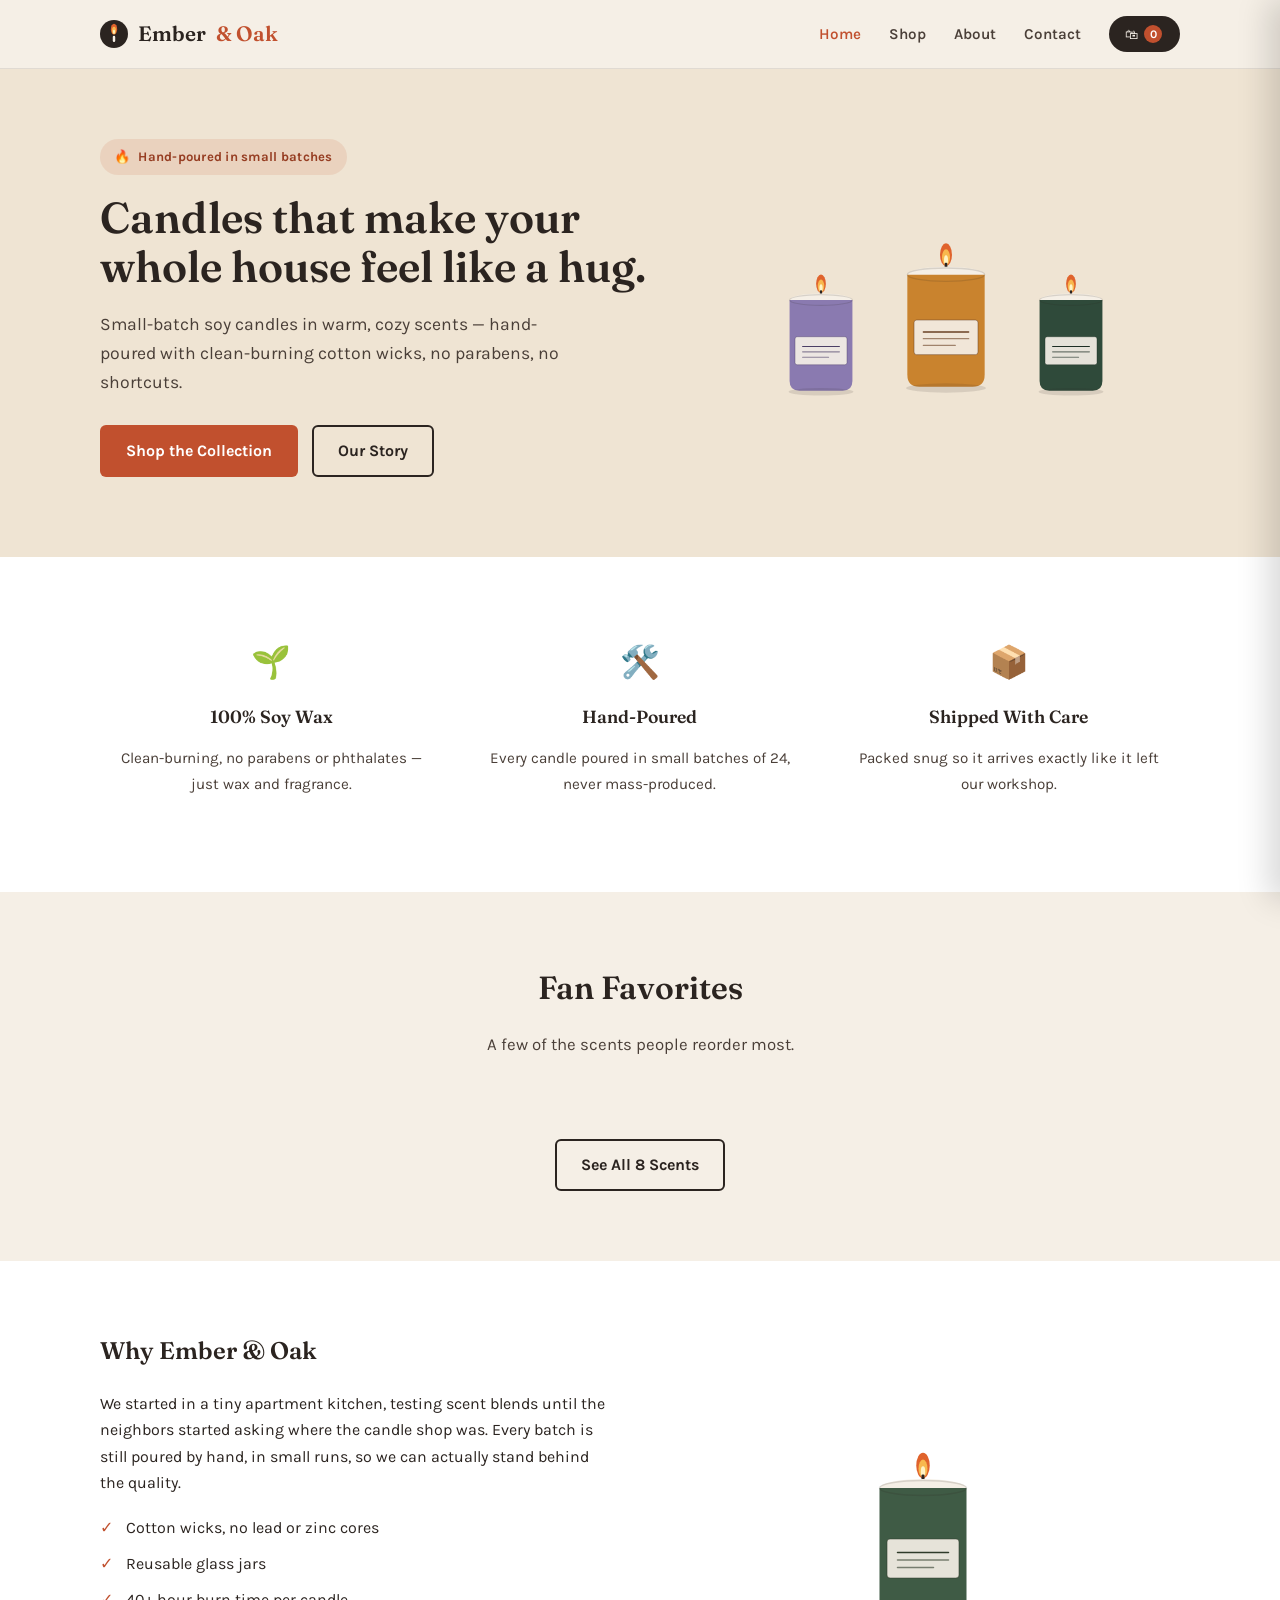
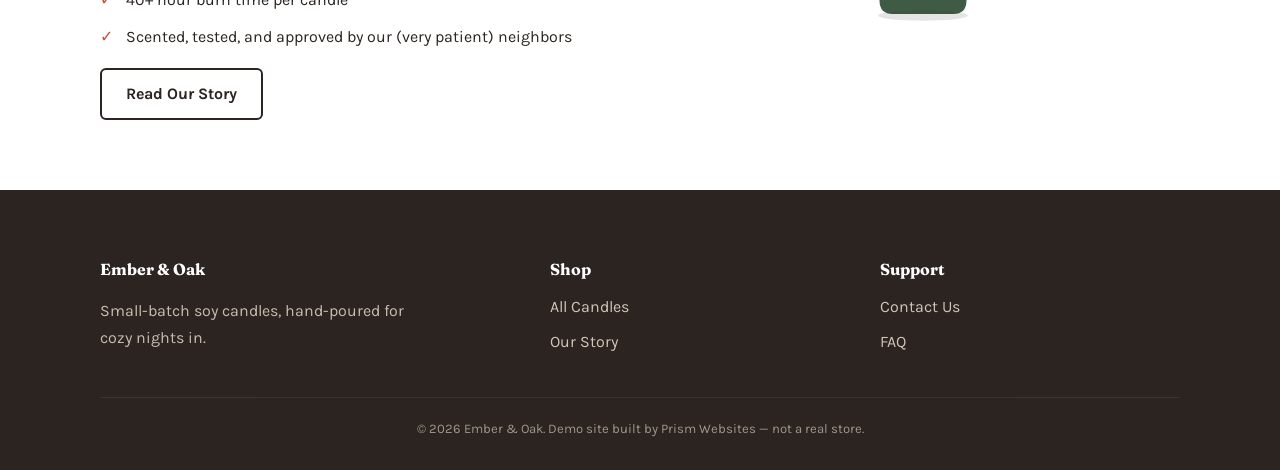
<file: index.html>
<!DOCTYPE html>
<html lang="en">
<head>
  <meta charset="UTF-8" />
  <meta name="viewport" content="width=device-width, initial-scale=1.0" />
  <title>Ember &amp; Oak | Small-Batch Soy Candles</title>
  <meta name="description" content="Hand-poured, small-batch soy candles in warm, cozy scents. Clean-burning cotton wicks, no parabens, shipped from our workshop to your home." />
  <link rel="preconnect" href="https://fonts.googleapis.com" />
  <link rel="preconnect" href="https://fonts.gstatic.com" crossorigin />
  <link href="https://fonts.googleapis.com/css2?family=Fraunces:wght@500;600;700&family=Karla:wght@400;500;700&display=swap" rel="stylesheet" />
  <link rel="stylesheet" href="css/style.css" />
  <link rel="icon" type="image/svg+xml" href="images/logo-mark.svg" />
</head>
<body>
  <header>
    <div class="nav-wrap">
      <a href="index.html" class="logo"><img src="images/logo-mark.svg" alt="" class="logo-icon" width="28" height="28" />Ember <span>&amp; Oak</span></a>
      <button class="nav-toggle" aria-label="Toggle menu">&#9776;</button>
      <nav>
        <ul>
          <li><a href="index.html" class="active">Home</a></li>
          <li><a href="shop.html">Shop</a></li>
          <li><a href="about.html">About</a></li>
          <li><a href="contact.html">Contact</a></li>
          <li><button class="cart-btn" aria-label="Open cart">&#128717; <span class="cart-count">0</span></button></li>
        </ul>
      </nav>
    </div>
  </header>

  <section class="hero">
    <div class="container">
      <div>
        <div class="eyebrow"><span>&#128293;</span> Hand-poured in small batches</div>
        <h1>Candles that make your whole house feel like a hug.</h1>
        <p>Small-batch soy candles in warm, cozy scents &mdash; hand-poured with clean-burning cotton wicks, no parabens, no shortcuts.</p>
        <div class="hero-ctas">
          <a href="shop.html" class="btn">Shop the Collection</a>
          <a href="about.html" class="btn btn-outline">Our Story</a>
        </div>
      </div>
      <div class="hero-candles">
        <img src="images/candle-lavender-hearth.svg" alt="Lavender Hearth candle" />
        <img src="images/candle-amber-oakwood.svg" alt="Amber & Oakwood candle" />
        <img src="images/candle-winter-balsam.svg" alt="Winter Balsam candle" />
      </div>
    </div>
  </section>

  <section class="section-alt">
    <div class="container">
      <div class="grid-3">
        <div class="value-card">
          <div class="value-icon">&#127793;</div>
          <h3>100% Soy Wax</h3>
          <p>Clean-burning, no parabens or phthalates &mdash; just wax and fragrance.</p>
        </div>
        <div class="value-card">
          <div class="value-icon">&#128736;&#65039;</div>
          <h3>Hand-Poured</h3>
          <p>Every candle poured in small batches of 24, never mass-produced.</p>
        </div>
        <div class="value-card">
          <div class="value-icon">&#128230;</div>
          <h3>Shipped With Care</h3>
          <p>Packed snug so it arrives exactly like it left our workshop.</p>
        </div>
      </div>
    </div>
  </section>

  <section id="featured">
    <div class="container">
      <div class="section-header">
        <h2>Fan Favorites</h2>
        <p>A few of the scents people reorder most.</p>
      </div>
      <div class="product-grid" id="featured-products"></div>
      <div style="text-align:center; margin-top: 36px;">
        <a href="shop.html" class="btn btn-outline">See All 8 Scents</a>
      </div>
    </div>
  </section>

  <section class="section-alt">
    <div class="container">
      <div class="about-grid">
        <div>
          <h2>Why Ember &amp; Oak</h2>
          <p>We started in a tiny apartment kitchen, testing scent blends until the neighbors started asking where the candle shop was. Every batch is still poured by hand, in small runs, so we can actually stand behind the quality.</p>
          <ul class="check-list">
            <li>Cotton wicks, no lead or zinc cores</li>
            <li>Reusable glass jars</li>
            <li>40+ hour burn time per candle</li>
            <li>Scented, tested, and approved by our (very patient) neighbors</li>
          </ul>
          <a href="about.html" class="btn btn-outline">Read Our Story</a>
        </div>
        <div class="hero-candles" style="justify-content: center;">
          <img src="images/candle-fireside-cedar.svg" alt="Fireside Cedar candle" style="width: 180px;" />
        </div>
      </div>
    </div>
  </section>

  <div class="cart-overlay" id="cart-overlay"></div>
  <aside class="cart-drawer" id="cart-drawer">
    <div class="cart-header">
      <h2>Your Cart</h2>
      <button class="cart-close" id="cart-close" aria-label="Close cart">&times;</button>
    </div>
    <div class="cart-items" id="cart-items"></div>
    <div class="cart-footer" id="cart-footer" style="display:none;">
      <div class="cart-subtotal"><span>Subtotal</span><span id="cart-subtotal-amount">$0.00</span></div>
      <button class="btn btn-full" id="checkout-btn">Checkout</button>
      <p class="cart-note">Shipping and taxes calculated at checkout.</p>
    </div>
  </aside>

  <div class="modal-overlay" id="checkout-modal">
    <div class="modal">
      <div class="modal-body">
        <div class="modal-icon">&#128179;</div>
        <h2>Demo Checkout</h2>
        <p id="checkout-summary"></p>
        <div class="modal-demo-note">This is a demo store &mdash; no real payment will be processed. On a live Ember &amp; Oak site, this step connects to Stripe Payment Links or Snipcart for real, secure checkout.</div>
        <div class="modal-actions">
          <button class="btn-outline" id="checkout-close">Cancel</button>
          <button class="btn" id="place-order-btn">Place Demo Order</button>
        </div>
      </div>
    </div>
  </div>

  <footer>
    <div class="container">
      <div class="footer-grid">
        <div>
          <h4>Ember &amp; Oak</h4>
          <p style="opacity:0.8; max-width: 32ch;">Small-batch soy candles, hand-poured for cozy nights in.</p>
        </div>
        <div>
          <h4>Shop</h4>
          <ul>
            <li><a href="shop.html">All Candles</a></li>
            <li><a href="about.html">Our Story</a></li>
          </ul>
        </div>
        <div>
          <h4>Support</h4>
          <ul>
            <li><a href="contact.html">Contact Us</a></li>
            <li><a href="contact.html#faq">FAQ</a></li>
          </ul>
        </div>
      </div>
      <div class="fine-print">&copy; 2026 Ember &amp; Oak. Demo site built by Prism Websites &mdash; not a real store.</div>
    </div>
  </footer>

  <script src="js/script.js"></script>
  <script>
    emberOakReady.then(function () {
      renderProductGrid("featured-products", ["1", "3", "6", "8"]);
    });
  </script>
</body>
</html>
</file>
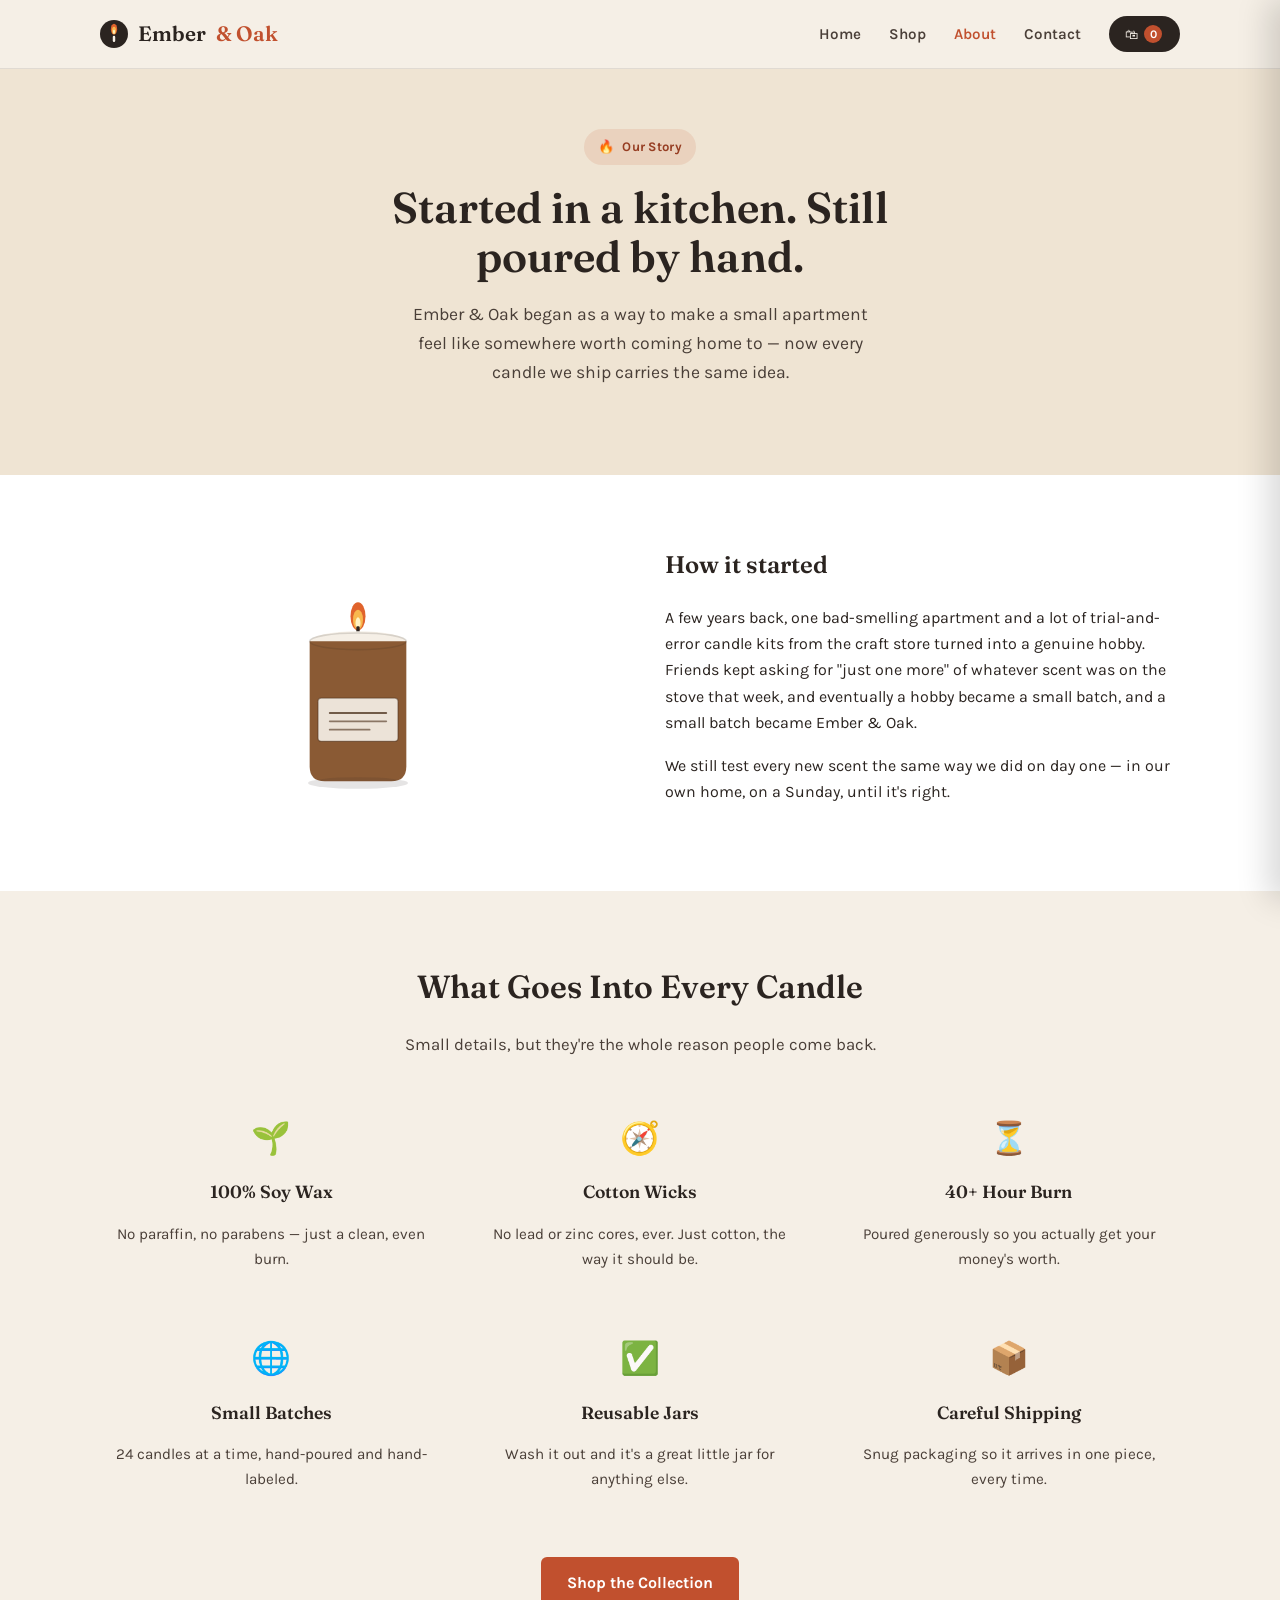
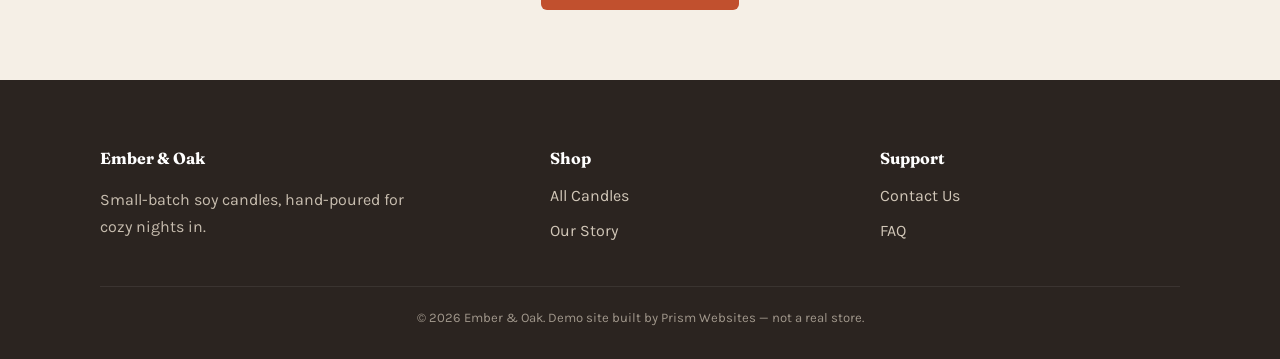
<file: about.html>
<!DOCTYPE html>
<html lang="en">
<head>
  <meta charset="UTF-8" />
  <meta name="viewport" content="width=device-width, initial-scale=1.0" />
  <title>Our Story | Ember &amp; Oak</title>
  <meta name="description" content="How Ember & Oak started, and what goes into every hand-poured soy candle." />
  <link rel="preconnect" href="https://fonts.googleapis.com" />
  <link rel="preconnect" href="https://fonts.gstatic.com" crossorigin />
  <link href="https://fonts.googleapis.com/css2?family=Fraunces:wght@500;600;700&family=Karla:wght@400;500;700&display=swap" rel="stylesheet" />
  <link rel="stylesheet" href="css/style.css" />
  <link rel="icon" type="image/svg+xml" href="images/logo-mark.svg" />
</head>
<body>
  <header>
    <div class="nav-wrap">
      <a href="index.html" class="logo"><img src="images/logo-mark.svg" alt="" class="logo-icon" width="28" height="28" />Ember <span>&amp; Oak</span></a>
      <button class="nav-toggle" aria-label="Toggle menu">&#9776;</button>
      <nav>
        <ul>
          <li><a href="index.html">Home</a></li>
          <li><a href="shop.html">Shop</a></li>
          <li><a href="about.html" class="active">About</a></li>
          <li><a href="contact.html">Contact</a></li>
          <li><button class="cart-btn" aria-label="Open cart">&#128717; <span class="cart-count">0</span></button></li>
        </ul>
      </nav>
    </div>
  </header>

  <section class="hero" style="padding: 60px 0;">
    <div class="container" style="grid-template-columns: 1fr;">
      <div style="max-width: 640px; margin: 0 auto; text-align: center;">
        <div class="eyebrow" style="margin-left:auto; margin-right:auto;"><span>&#128293;</span> Our Story</div>
        <h1>Started in a kitchen. Still poured by hand.</h1>
        <p style="margin-left:auto; margin-right:auto;">Ember &amp; Oak began as a way to make a small apartment feel like somewhere worth coming home to &mdash; now every candle we ship carries the same idea.</p>
      </div>
    </div>
  </section>

  <section class="section-alt">
    <div class="container">
      <div class="about-grid">
        <div class="hero-candles" style="justify-content: center;">
          <img src="images/candle-vanilla-bourbon.svg" alt="Vanilla Bourbon candle" style="width: 200px;" />
        </div>
        <div>
          <h2>How it started</h2>
          <p>A few years back, one bad-smelling apartment and a lot of trial-and-error candle kits from the craft store turned into a genuine hobby. Friends kept asking for "just one more" of whatever scent was on the stove that week, and eventually a hobby became a small batch, and a small batch became Ember &amp; Oak.</p>
          <p>We still test every new scent the same way we did on day one &mdash; in our own home, on a Sunday, until it's right.</p>
        </div>
      </div>
    </div>
  </section>

  <section>
    <div class="container">
      <div class="section-header">
        <h2>What Goes Into Every Candle</h2>
        <p>Small details, but they're the whole reason people come back.</p>
      </div>
      <div class="grid-3">
        <div class="value-card">
          <div class="value-icon">&#127793;</div>
          <h3>100% Soy Wax</h3>
          <p>No paraffin, no parabens &mdash; just a clean, even burn.</p>
        </div>
        <div class="value-card">
          <div class="value-icon">&#129517;</div>
          <h3>Cotton Wicks</h3>
          <p>No lead or zinc cores, ever. Just cotton, the way it should be.</p>
        </div>
        <div class="value-card">
          <div class="value-icon">&#9203;</div>
          <h3>40+ Hour Burn</h3>
          <p>Poured generously so you actually get your money's worth.</p>
        </div>
        <div class="value-card">
          <div class="value-icon">&#127760;</div>
          <h3>Small Batches</h3>
          <p>24 candles at a time, hand-poured and hand-labeled.</p>
        </div>
        <div class="value-card">
          <div class="value-icon">&#9989;</div>
          <h3>Reusable Jars</h3>
          <p>Wash it out and it's a great little jar for anything else.</p>
        </div>
        <div class="value-card">
          <div class="value-icon">&#128230;</div>
          <h3>Careful Shipping</h3>
          <p>Snug packaging so it arrives in one piece, every time.</p>
        </div>
      </div>
      <div style="text-align:center; margin-top: 40px;">
        <a href="shop.html" class="btn">Shop the Collection</a>
      </div>
    </div>
  </section>

  <div class="cart-overlay" id="cart-overlay"></div>
  <aside class="cart-drawer" id="cart-drawer">
    <div class="cart-header">
      <h2>Your Cart</h2>
      <button class="cart-close" id="cart-close" aria-label="Close cart">&times;</button>
    </div>
    <div class="cart-items" id="cart-items"></div>
    <div class="cart-footer" id="cart-footer" style="display:none;">
      <div class="cart-subtotal"><span>Subtotal</span><span id="cart-subtotal-amount">$0.00</span></div>
      <button class="btn btn-full" id="checkout-btn">Checkout</button>
      <p class="cart-note">Shipping and taxes calculated at checkout.</p>
    </div>
  </aside>

  <div class="modal-overlay" id="checkout-modal">
    <div class="modal">
      <div class="modal-body">
        <div class="modal-icon">&#128179;</div>
        <h2>Demo Checkout</h2>
        <p id="checkout-summary"></p>
        <div class="modal-demo-note">This is a demo store &mdash; no real payment will be processed. On a live Ember &amp; Oak site, this step connects to Stripe Payment Links or Snipcart for real, secure checkout.</div>
        <div class="modal-actions">
          <button class="btn-outline" id="checkout-close">Cancel</button>
          <button class="btn" id="place-order-btn">Place Demo Order</button>
        </div>
      </div>
    </div>
  </div>

  <footer>
    <div class="container">
      <div class="footer-grid">
        <div>
          <h4>Ember &amp; Oak</h4>
          <p style="opacity:0.8; max-width: 32ch;">Small-batch soy candles, hand-poured for cozy nights in.</p>
        </div>
        <div>
          <h4>Shop</h4>
          <ul>
            <li><a href="shop.html">All Candles</a></li>
            <li><a href="about.html">Our Story</a></li>
          </ul>
        </div>
        <div>
          <h4>Support</h4>
          <ul>
            <li><a href="contact.html">Contact Us</a></li>
            <li><a href="contact.html#faq">FAQ</a></li>
          </ul>
        </div>
      </div>
      <div class="fine-print">&copy; 2026 Ember &amp; Oak. Demo site built by Prism Websites &mdash; not a real store.</div>
    </div>
  </footer>

  <script src="js/script.js"></script>
</body>
</html>
</file>
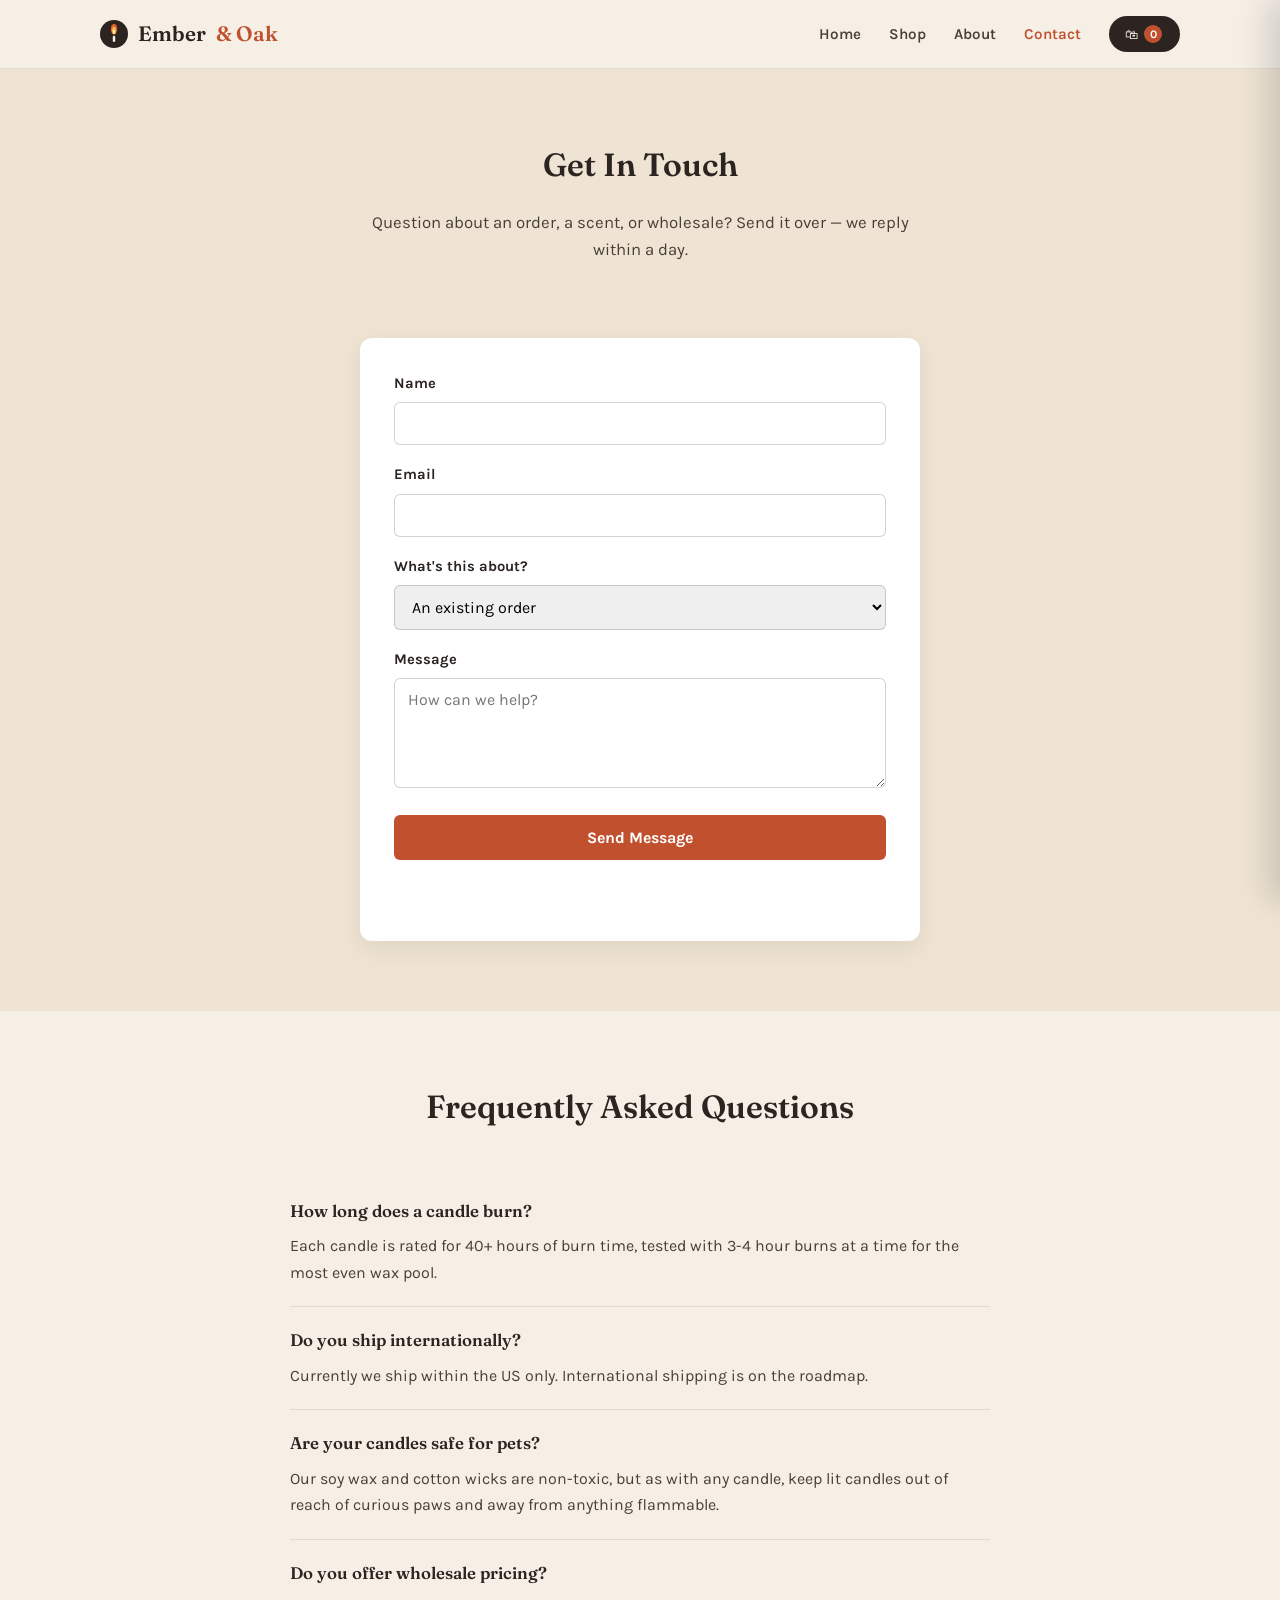
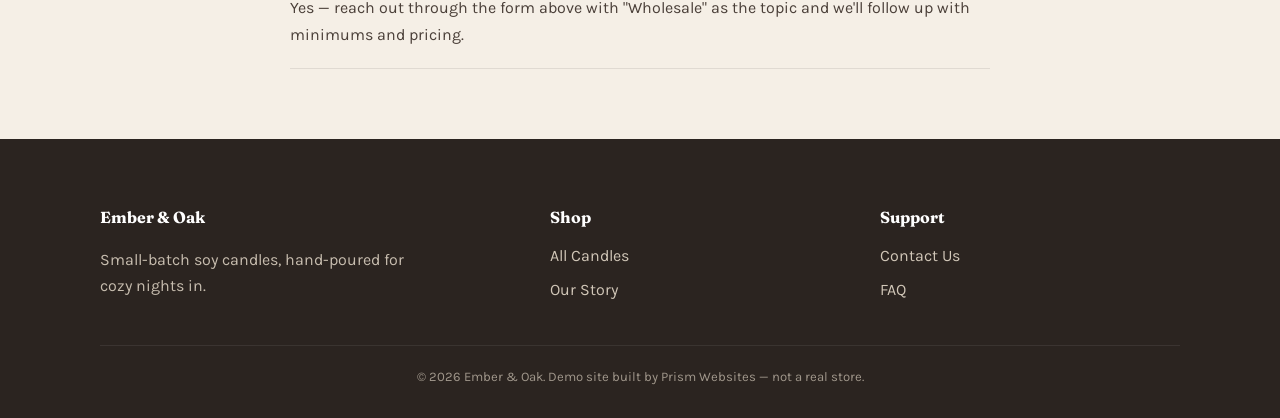
<file: contact.html>
<!DOCTYPE html>
<html lang="en">
<head>
  <meta charset="UTF-8" />
  <meta name="viewport" content="width=device-width, initial-scale=1.0" />
  <title>Contact &amp; FAQ | Ember &amp; Oak</title>
  <meta name="description" content="Questions about an order, a scent, or wholesale? Get in touch with Ember & Oak." />
  <link rel="preconnect" href="https://fonts.googleapis.com" />
  <link rel="preconnect" href="https://fonts.gstatic.com" crossorigin />
  <link href="https://fonts.googleapis.com/css2?family=Fraunces:wght@500;600;700&family=Karla:wght@400;500;700&display=swap" rel="stylesheet" />
  <link rel="stylesheet" href="css/style.css" />
  <link rel="icon" type="image/svg+xml" href="images/logo-mark.svg" />
</head>
<body>
  <header>
    <div class="nav-wrap">
      <a href="index.html" class="logo"><img src="images/logo-mark.svg" alt="" class="logo-icon" width="28" height="28" />Ember <span>&amp; Oak</span></a>
      <button class="nav-toggle" aria-label="Toggle menu">&#9776;</button>
      <nav>
        <ul>
          <li><a href="index.html">Home</a></li>
          <li><a href="shop.html">Shop</a></li>
          <li><a href="about.html">About</a></li>
          <li><a href="contact.html" class="active">Contact</a></li>
          <li><button class="cart-btn" aria-label="Open cart">&#128717; <span class="cart-count">0</span></button></li>
        </ul>
      </nav>
    </div>
  </header>

  <section class="contact-section">
    <div class="container">
      <div class="section-header">
        <h2>Get In Touch</h2>
        <p>Question about an order, a scent, or wholesale? Send it over &mdash; we reply within a day.</p>
      </div>
      <div id="site-contact-info" style="max-width: 500px; margin: 0 auto 30px; display: grid; gap: 6px;"></div>
      <form id="contact-form">
        <input type="hidden" name="access_key" value="7f16db15-8bfd-4a94-8054-81336cffce7f" />
        <input type="hidden" name="subject" value="New inquiry - Ember & Oak" />
        <input type="hidden" name="from_name" value="Ember & Oak site" />
        <input type="checkbox" name="botcheck" style="display:none" tabindex="-1" autocomplete="off" />
        <div>
          <label for="name">Name</label>
          <input type="text" id="name" name="name" required />
        </div>
        <div>
          <label for="email">Email</label>
          <input type="email" id="email" name="email" required />
        </div>
        <div>
          <label for="topic">What's this about?</label>
          <select id="topic" name="topic">
            <option>An existing order</option>
            <option>A question about a scent</option>
            <option>Wholesale / bulk order</option>
            <option>Something else</option>
          </select>
        </div>
        <div>
          <label for="message">Message</label>
          <textarea id="message" name="message" placeholder="How can we help?" required></textarea>
        </div>
        <button type="submit" class="btn btn-full">Send Message</button>
        <p class="form-status"></p>
      </form>
    </div>
  </section>

  <section id="faq">
    <div class="container">
      <div class="section-header">
        <h2>Frequently Asked Questions</h2>
      </div>
      <div style="max-width: 700px; margin: 0 auto;">
        <div class="faq-item">
          <h3>How long does a candle burn?</h3>
          <p>Each candle is rated for 40+ hours of burn time, tested with 3-4 hour burns at a time for the most even wax pool.</p>
        </div>
        <div class="faq-item">
          <h3>Do you ship internationally?</h3>
          <p>Currently we ship within the US only. International shipping is on the roadmap.</p>
        </div>
        <div class="faq-item">
          <h3>Are your candles safe for pets?</h3>
          <p>Our soy wax and cotton wicks are non-toxic, but as with any candle, keep lit candles out of reach of curious paws and away from anything flammable.</p>
        </div>
        <div class="faq-item">
          <h3>Do you offer wholesale pricing?</h3>
          <p>Yes &mdash; reach out through the form above with "Wholesale" as the topic and we'll follow up with minimums and pricing.</p>
        </div>
      </div>
    </div>
  </section>

  <div class="cart-overlay" id="cart-overlay"></div>
  <aside class="cart-drawer" id="cart-drawer">
    <div class="cart-header">
      <h2>Your Cart</h2>
      <button class="cart-close" id="cart-close" aria-label="Close cart">&times;</button>
    </div>
    <div class="cart-items" id="cart-items"></div>
    <div class="cart-footer" id="cart-footer" style="display:none;">
      <div class="cart-subtotal"><span>Subtotal</span><span id="cart-subtotal-amount">$0.00</span></div>
      <button class="btn btn-full" id="checkout-btn">Checkout</button>
      <p class="cart-note">Shipping and taxes calculated at checkout.</p>
    </div>
  </aside>

  <div class="modal-overlay" id="checkout-modal">
    <div class="modal">
      <div class="modal-body">
        <div class="modal-icon">&#128179;</div>
        <h2>Demo Checkout</h2>
        <p id="checkout-summary"></p>
        <div class="modal-demo-note">This is a demo store &mdash; no real payment will be processed. On a live Ember &amp; Oak site, this step connects to Stripe Payment Links or Snipcart for real, secure checkout.</div>
        <div class="modal-actions">
          <button class="btn-outline" id="checkout-close">Cancel</button>
          <button class="btn" id="place-order-btn">Place Demo Order</button>
        </div>
      </div>
    </div>
  </div>

  <footer>
    <div class="container">
      <div class="footer-grid">
        <div>
          <h4>Ember &amp; Oak</h4>
          <p style="opacity:0.8; max-width: 32ch;">Small-batch soy candles, hand-poured for cozy nights in.</p>
        </div>
        <div>
          <h4>Shop</h4>
          <ul>
            <li><a href="shop.html">All Candles</a></li>
            <li><a href="about.html">Our Story</a></li>
          </ul>
        </div>
        <div>
          <h4>Support</h4>
          <ul>
            <li><a href="contact.html">Contact Us</a></li>
            <li><a href="contact.html#faq">FAQ</a></li>
          </ul>
        </div>
      </div>
      <div class="fine-print">&copy; 2026 Ember &amp; Oak. Demo site built by Prism Websites &mdash; not a real store.</div>
    </div>
  </footer>

  <script src="js/script.js"></script>
</body>
</html>
</file>
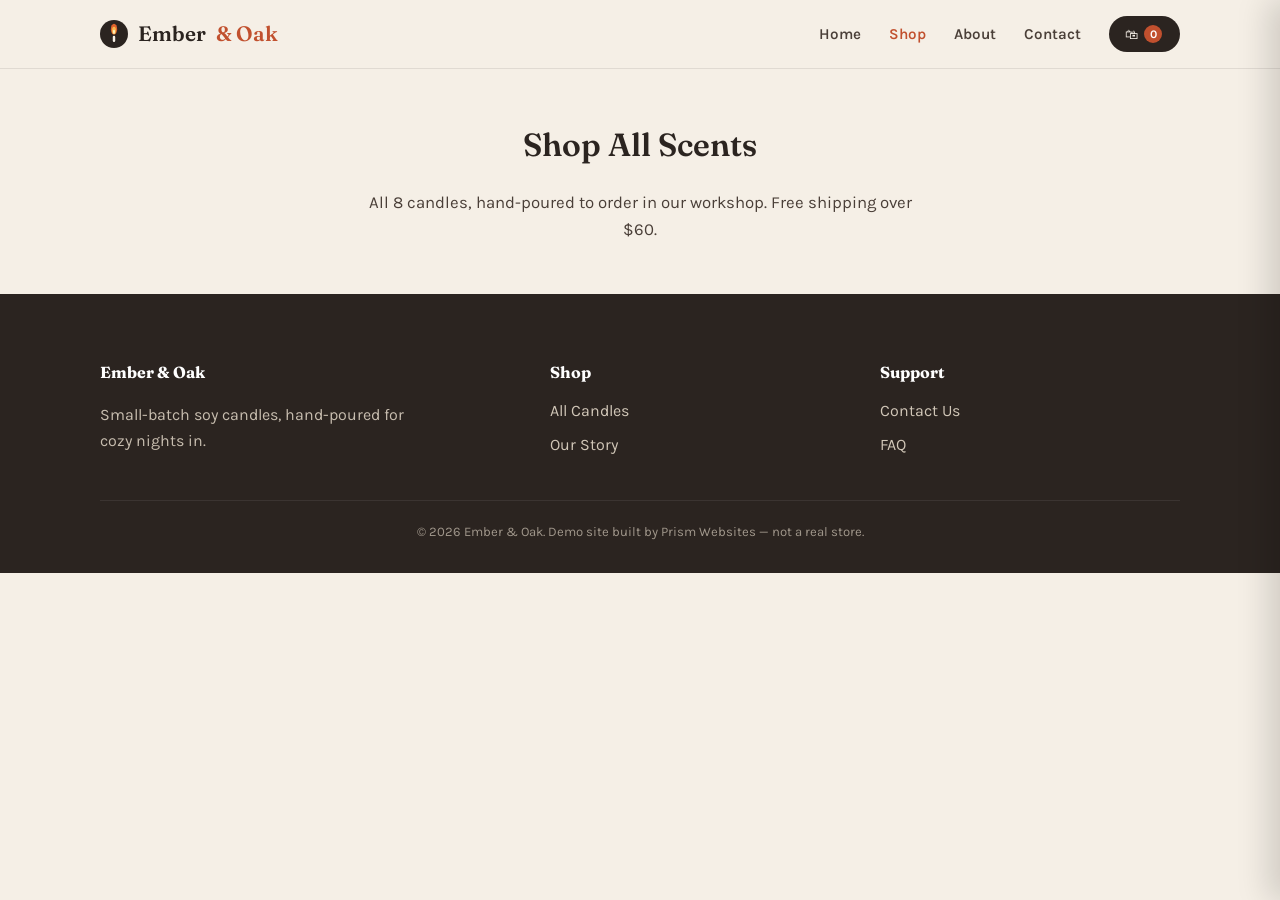
<file: shop.html>
<!DOCTYPE html>
<html lang="en">
<head>
  <meta charset="UTF-8" />
  <meta name="viewport" content="width=device-width, initial-scale=1.0" />
  <title>Shop All Candles | Ember &amp; Oak</title>
  <meta name="description" content="Browse all 8 Ember & Oak soy candle scents, hand-poured in small batches." />
  <link rel="preconnect" href="https://fonts.googleapis.com" />
  <link rel="preconnect" href="https://fonts.gstatic.com" crossorigin />
  <link href="https://fonts.googleapis.com/css2?family=Fraunces:wght@500;600;700&family=Karla:wght@400;500;700&display=swap" rel="stylesheet" />
  <link rel="stylesheet" href="css/style.css" />
  <link rel="icon" type="image/svg+xml" href="images/logo-mark.svg" />
</head>
<body>
  <header>
    <div class="nav-wrap">
      <a href="index.html" class="logo"><img src="images/logo-mark.svg" alt="" class="logo-icon" width="28" height="28" />Ember <span>&amp; Oak</span></a>
      <button class="nav-toggle" aria-label="Toggle menu">&#9776;</button>
      <nav>
        <ul>
          <li><a href="index.html">Home</a></li>
          <li><a href="shop.html" class="active">Shop</a></li>
          <li><a href="about.html">About</a></li>
          <li><a href="contact.html">Contact</a></li>
          <li><button class="cart-btn" aria-label="Open cart">&#128717; <span class="cart-count">0</span></button></li>
        </ul>
      </nav>
    </div>
  </header>

  <section style="padding: 50px 0 20px;">
    <div class="container">
      <div class="section-header" style="margin-bottom: 30px;">
        <h2>Shop All Scents</h2>
        <p>All 8 candles, hand-poured to order in our workshop. Free shipping over $60.</p>
      </div>
      <div class="product-grid" id="all-products"></div>
    </div>
  </section>

  <div class="cart-overlay" id="cart-overlay"></div>
  <aside class="cart-drawer" id="cart-drawer">
    <div class="cart-header">
      <h2>Your Cart</h2>
      <button class="cart-close" id="cart-close" aria-label="Close cart">&times;</button>
    </div>
    <div class="cart-items" id="cart-items"></div>
    <div class="cart-footer" id="cart-footer" style="display:none;">
      <div class="cart-subtotal"><span>Subtotal</span><span id="cart-subtotal-amount">$0.00</span></div>
      <button class="btn btn-full" id="checkout-btn">Checkout</button>
      <p class="cart-note">Shipping and taxes calculated at checkout.</p>
    </div>
  </aside>

  <div class="modal-overlay" id="checkout-modal">
    <div class="modal">
      <div class="modal-body">
        <div class="modal-icon">&#128179;</div>
        <h2>Demo Checkout</h2>
        <p id="checkout-summary"></p>
        <div class="modal-demo-note">This is a demo store &mdash; no real payment will be processed. On a live Ember &amp; Oak site, this step connects to Stripe Payment Links or Snipcart for real, secure checkout.</div>
        <div class="modal-actions">
          <button class="btn-outline" id="checkout-close">Cancel</button>
          <button class="btn" id="place-order-btn">Place Demo Order</button>
        </div>
      </div>
    </div>
  </div>

  <footer>
    <div class="container">
      <div class="footer-grid">
        <div>
          <h4>Ember &amp; Oak</h4>
          <p style="opacity:0.8; max-width: 32ch;">Small-batch soy candles, hand-poured for cozy nights in.</p>
        </div>
        <div>
          <h4>Shop</h4>
          <ul>
            <li><a href="shop.html">All Candles</a></li>
            <li><a href="about.html">Our Story</a></li>
          </ul>
        </div>
        <div>
          <h4>Support</h4>
          <ul>
            <li><a href="contact.html">Contact Us</a></li>
            <li><a href="contact.html#faq">FAQ</a></li>
          </ul>
        </div>
      </div>
      <div class="fine-print">&copy; 2026 Ember &amp; Oak. Demo site built by Prism Websites &mdash; not a real store.</div>
    </div>
  </footer>

  <script src="js/script.js"></script>
  <script>
    emberOakReady.then(function () {
      renderProductGrid("all-products");
    });
  </script>
</body>
</html>
</file>
<file: css/style.css>
:root {
  --charcoal: #2b2420;
  --charcoal-soft: #4a3f38;
  --terracotta: #c1502e;
  --terracotta-dark: #963d22;
  --cream: #f5efe6;
  --cream-warm: #efe4d3;
  --gold: #d4a24c;
  --text: #2b2420;
  --max-width: 1120px;
}

* {
  box-sizing: border-box;
}

body {
  margin: 0;
  font-family: "Karla", "Segoe UI", system-ui, -apple-system, sans-serif;
  color: var(--text);
  background-color: var(--cream);
  line-height: 1.65;
}

h1, h2, h3 {
  font-family: "Fraunces", Georgia, serif;
  font-weight: 600;
  letter-spacing: 0;
  color: var(--charcoal);
  margin-top: 0;
}

a {
  color: inherit;
}

img {
  max-width: 100%;
  display: block;
}

.container {
  max-width: var(--max-width);
  margin: 0 auto;
  padding: 0 20px;
}

/* Header / nav */
header {
  background: var(--cream);
  border-bottom: 1px solid rgba(43, 36, 32, 0.1);
  position: sticky;
  top: 0;
  z-index: 30;
}

.nav-wrap {
  max-width: var(--max-width);
  margin: 0 auto;
  padding: 16px 20px;
  display: flex;
  align-items: center;
  justify-content: space-between;
  gap: 16px;
}

.logo {
  display: flex;
  align-items: center;
  gap: 10px;
  font-family: "Fraunces", Georgia, serif;
  font-size: 1.3rem;
  font-weight: 600;
  text-decoration: none;
  color: var(--charcoal);
  white-space: nowrap;
}

.logo span {
  color: var(--terracotta);
}

.logo-icon {
  flex-shrink: 0;
}

.nav-toggle {
  display: none;
  background: none;
  border: none;
  font-size: 1.6rem;
  cursor: pointer;
  color: var(--charcoal);
}

nav ul {
  list-style: none;
  display: flex;
  gap: 28px;
  margin: 0;
  padding: 0;
  align-items: center;
}

nav a {
  text-decoration: none;
  font-weight: 600;
  font-size: 0.95rem;
  color: var(--charcoal-soft);
}

nav a:hover {
  color: var(--terracotta);
}

nav a.active {
  color: var(--terracotta);
}

.cart-btn {
  position: relative;
  background: var(--charcoal);
  color: var(--cream) !important;
  border: none;
  border-radius: 999px;
  padding: 9px 18px 9px 16px;
  display: flex;
  align-items: center;
  gap: 6px;
  cursor: pointer;
  font-family: inherit;
}

.cart-count {
  background: var(--terracotta);
  color: white;
  border-radius: 999px;
  font-size: 0.72rem;
  font-weight: 700;
  min-width: 18px;
  height: 18px;
  display: inline-flex;
  align-items: center;
  justify-content: center;
  padding: 0 4px;
}

/* Buttons */
.btn {
  display: inline-block;
  background: var(--terracotta);
  color: white;
  border: none;
  padding: 13px 26px;
  border-radius: 6px;
  font-weight: 700;
  font-size: 1rem;
  text-decoration: none;
  cursor: pointer;
  font-family: inherit;
  transition: background 0.15s ease;
}

.btn:hover {
  background: var(--terracotta-dark);
}

.btn-outline {
  background: transparent;
  color: var(--charcoal);
  border: 2px solid var(--charcoal);
  padding: 11px 24px;
}

.btn-outline:hover {
  background: var(--charcoal);
  color: var(--cream);
}

.btn-full {
  display: block;
  width: 100%;
  text-align: center;
}

.btn-sm {
  padding: 9px 16px;
  font-size: 0.9rem;
}

/* Hero */
.hero {
  padding: 70px 0 80px;
  background: var(--cream-warm);
  position: relative;
  overflow: hidden;
}

.hero .container {
  display: grid;
  grid-template-columns: 1.1fr 0.9fr;
  gap: 40px;
  align-items: center;
}

.eyebrow {
  display: inline-flex;
  align-items: center;
  gap: 8px;
  background: rgba(193, 80, 46, 0.12);
  color: var(--terracotta-dark);
  font-weight: 700;
  font-size: 0.82rem;
  padding: 7px 14px;
  border-radius: 999px;
  margin-bottom: 18px;
  letter-spacing: 0.02em;
}

.hero h1 {
  font-size: 2.7rem;
  line-height: 1.15;
  margin-bottom: 18px;
}

.hero p {
  font-size: 1.1rem;
  color: var(--charcoal-soft);
  max-width: 46ch;
  margin-bottom: 28px;
}

.hero-ctas {
  display: flex;
  gap: 14px;
  flex-wrap: wrap;
}

.hero-candles {
  display: flex;
  justify-content: center;
  align-items: flex-end;
  gap: -10px;
  position: relative;
}

.hero-candles img {
  width: 130px;
}

.hero-candles img:nth-child(2) {
  width: 160px;
  margin: 0 -20px;
  z-index: 2;
}

/* Sections */
section {
  padding: 70px 0;
}

.section-alt {
  background: white;
}

.section-header {
  text-align: center;
  max-width: 560px;
  margin: 0 auto 44px;
}

.section-header h2 {
  font-size: 2rem;
  margin-bottom: 10px;
}

.section-header p {
  color: var(--charcoal-soft);
  font-size: 1.05rem;
}

/* Product grid */
.product-grid {
  display: grid;
  grid-template-columns: repeat(4, 1fr);
  gap: 26px;
}

.product-card {
  background: white;
  border-radius: 10px;
  overflow: hidden;
  border: 1px solid rgba(43, 36, 32, 0.08);
  display: flex;
  flex-direction: column;
  transition: transform 0.15s ease, box-shadow 0.15s ease;
}

.product-card:hover {
  transform: translateY(-3px);
  box-shadow: 0 12px 24px rgba(43, 36, 32, 0.1);
}

.product-thumb {
  background: var(--cream-warm);
  padding: 18px 18px 0;
}

.product-body {
  padding: 16px 18px 20px;
  display: flex;
  flex-direction: column;
  flex: 1;
}

.product-scent {
  font-size: 0.78rem;
  color: var(--terracotta-dark);
  font-weight: 700;
  text-transform: uppercase;
  letter-spacing: 0.04em;
  margin-bottom: 4px;
}

.product-body h3 {
  font-size: 1.15rem;
  margin-bottom: 6px;
}

.product-body p {
  font-size: 0.9rem;
  color: var(--charcoal-soft);
  margin-bottom: 14px;
  flex: 1;
}

.product-footer {
  display: flex;
  align-items: center;
  justify-content: space-between;
  gap: 10px;
}

.product-price {
  font-weight: 700;
  font-size: 1.1rem;
}

.add-to-cart {
  background: var(--charcoal);
  color: var(--cream);
  border: none;
  border-radius: 6px;
  padding: 9px 14px;
  font-weight: 700;
  font-size: 0.85rem;
  cursor: pointer;
  font-family: inherit;
  white-space: nowrap;
}

.add-to-cart:hover {
  background: var(--terracotta);
}

.add-to-cart.added {
  background: #4a7a4f;
}

/* Value props */
.grid-3 {
  display: grid;
  grid-template-columns: repeat(3, 1fr);
  gap: 26px;
}

.value-card {
  text-align: center;
  padding: 10px;
}

.value-icon {
  font-size: 2rem;
  margin-bottom: 12px;
}

.value-card h3 {
  font-size: 1.1rem;
  margin-bottom: 6px;
}

.value-card p {
  color: var(--charcoal-soft);
  font-size: 0.95rem;
}

/* About */
.about-grid {
  display: grid;
  grid-template-columns: 1fr 1fr;
  gap: 50px;
  align-items: center;
}

.about-grid img {
  border-radius: 10px;
}

.check-list {
  list-style: none;
  padding: 0;
  margin: 18px 0;
}

.check-list li {
  padding-left: 26px;
  position: relative;
  margin-bottom: 10px;
}

.check-list li::before {
  content: "\2713";
  position: absolute;
  left: 0;
  color: var(--terracotta);
  font-weight: 700;
}

/* Contact form */
.contact-section {
  background: var(--cream-warm);
}

form {
  max-width: 560px;
  margin: 0 auto;
  background: white;
  padding: 34px;
  border-radius: 12px;
  box-shadow: 0 8px 24px rgba(43, 36, 32, 0.08);
}

form div {
  margin-bottom: 18px;
}

label {
  display: block;
  font-weight: 700;
  margin-bottom: 6px;
  font-size: 0.92rem;
}

input, textarea, select {
  width: 100%;
  padding: 11px 13px;
  border: 1px solid rgba(43, 36, 32, 0.2);
  border-radius: 6px;
  font-family: inherit;
  font-size: 1rem;
}

textarea {
  min-height: 110px;
  resize: vertical;
}

.form-status {
  margin-top: 12px;
  font-weight: 600;
  min-height: 1.2em;
}

/* FAQ */
.faq-item {
  border-bottom: 1px solid rgba(43, 36, 32, 0.1);
  padding: 20px 0;
}

.faq-item h3 {
  font-size: 1.05rem;
  margin-bottom: 8px;
}

.faq-item p {
  color: var(--charcoal-soft);
  margin: 0;
}

/* Cart drawer */
.cart-overlay {
  position: fixed;
  inset: 0;
  background: rgba(43, 36, 32, 0.45);
  z-index: 90;
  opacity: 0;
  pointer-events: none;
  transition: opacity 0.2s ease;
}

.cart-overlay.open {
  opacity: 1;
  pointer-events: auto;
}

.cart-drawer {
  position: fixed;
  top: 0;
  right: 0;
  height: 100%;
  width: 420px;
  max-width: 92vw;
  background: var(--cream);
  z-index: 100;
  transform: translateX(100%);
  transition: transform 0.25s ease;
  display: flex;
  flex-direction: column;
  box-shadow: -12px 0 30px rgba(0, 0, 0, 0.15);
}

.cart-drawer.open {
  transform: translateX(0);
}

.cart-header {
  display: flex;
  align-items: center;
  justify-content: space-between;
  padding: 22px 24px;
  border-bottom: 1px solid rgba(43, 36, 32, 0.1);
}

.cart-header h2 {
  font-size: 1.3rem;
  margin: 0;
}

.cart-close {
  background: none;
  border: none;
  font-size: 1.6rem;
  cursor: pointer;
  color: var(--charcoal);
  line-height: 1;
}

.cart-items {
  flex: 1;
  overflow-y: auto;
  padding: 10px 24px;
}

.cart-empty {
  text-align: center;
  color: var(--charcoal-soft);
  padding: 60px 20px;
}

.cart-item {
  display: flex;
  gap: 14px;
  padding: 16px 0;
  border-bottom: 1px solid rgba(43, 36, 32, 0.08);
}

.cart-item img {
  width: 56px;
  flex-shrink: 0;
}

.cart-item-body {
  flex: 1;
}

.cart-item-body h4 {
  margin: 0 0 4px;
  font-size: 0.95rem;
  font-family: "Fraunces", Georgia, serif;
}

.cart-item-meta {
  display: flex;
  align-items: center;
  justify-content: space-between;
  gap: 10px;
}

.qty-controls {
  display: flex;
  align-items: center;
  gap: 8px;
}

.qty-controls button {
  width: 24px;
  height: 24px;
  border-radius: 50%;
  border: 1px solid rgba(43, 36, 32, 0.25);
  background: white;
  cursor: pointer;
  font-weight: 700;
  line-height: 1;
}

.cart-item-remove {
  background: none;
  border: none;
  color: var(--terracotta-dark);
  font-size: 0.82rem;
  cursor: pointer;
  text-decoration: underline;
  padding: 0;
  margin-top: 4px;
}

.cart-footer {
  padding: 20px 24px 24px;
  border-top: 1px solid rgba(43, 36, 32, 0.1);
}

.cart-subtotal {
  display: flex;
  justify-content: space-between;
  font-weight: 700;
  font-size: 1.05rem;
  margin-bottom: 14px;
}

.cart-note {
  font-size: 0.78rem;
  color: var(--charcoal-soft);
  text-align: center;
  margin-top: 10px;
}

/* Checkout modal */
.modal-overlay {
  position: fixed;
  inset: 0;
  background: rgba(43, 36, 32, 0.55);
  z-index: 110;
  display: none;
  align-items: center;
  justify-content: center;
  padding: 20px;
}

.modal-overlay.open {
  display: flex;
}

.modal {
  background: white;
  border-radius: 12px;
  max-width: 460px;
  width: 100%;
  padding: 34px;
  text-align: center;
}

.modal-icon {
  font-size: 2.6rem;
  margin-bottom: 14px;
}

.modal h2 {
  font-size: 1.4rem;
  margin-bottom: 10px;
}

.modal p {
  color: var(--charcoal-soft);
  margin-bottom: 10px;
}

.modal-demo-note {
  background: var(--cream-warm);
  border-radius: 8px;
  padding: 14px 16px;
  font-size: 0.85rem;
  text-align: left;
  margin: 18px 0;
}

.modal-actions {
  display: flex;
  gap: 12px;
  margin-top: 20px;
}

.modal-actions .btn, .modal-actions .btn-outline {
  flex: 1;
}

/* Footer */
footer {
  background: var(--charcoal);
  color: var(--cream-warm);
  padding: 44px 0 30px;
}

.footer-grid {
  display: grid;
  grid-template-columns: 1.4fr 1fr 1fr;
  gap: 30px;
  margin-bottom: 30px;
}

.footer-grid h4 {
  font-family: "Fraunces", Georgia, serif;
  margin-bottom: 12px;
  color: white;
}

.footer-grid ul {
  list-style: none;
  padding: 0;
  margin: 0;
}

.footer-grid li {
  margin-bottom: 8px;
}

.footer-grid a {
  text-decoration: none;
  color: var(--cream-warm);
  opacity: 0.85;
}

.footer-grid a:hover {
  opacity: 1;
  color: var(--gold);
}

.fine-print {
  text-align: center;
  font-size: 0.82rem;
  opacity: 0.6;
  border-top: 1px solid rgba(255, 255, 255, 0.12);
  padding-top: 20px;
}

/* Responsive */
@media (max-width: 860px) {
  .hero .container {
    grid-template-columns: 1fr;
  }

  .hero-candles {
    order: -1;
  }

  .product-grid {
    grid-template-columns: repeat(2, 1fr);
  }

  .grid-3, .about-grid, .footer-grid {
    grid-template-columns: 1fr;
  }

  nav {
    position: fixed;
    top: 65px;
    left: 0;
    right: 0;
    background: var(--cream);
    border-bottom: 1px solid rgba(43, 36, 32, 0.1);
    display: none;
  }

  nav.open {
    display: block;
  }

  nav ul {
    flex-direction: column;
    align-items: flex-start;
    padding: 16px 20px 20px;
    gap: 14px;
  }

  .nav-toggle {
    display: block;
  }

  .hero h1 {
    font-size: 2.1rem;
  }
}

@media (max-width: 520px) {
  .product-grid {
    grid-template-columns: 1fr;
  }
}
</file>
